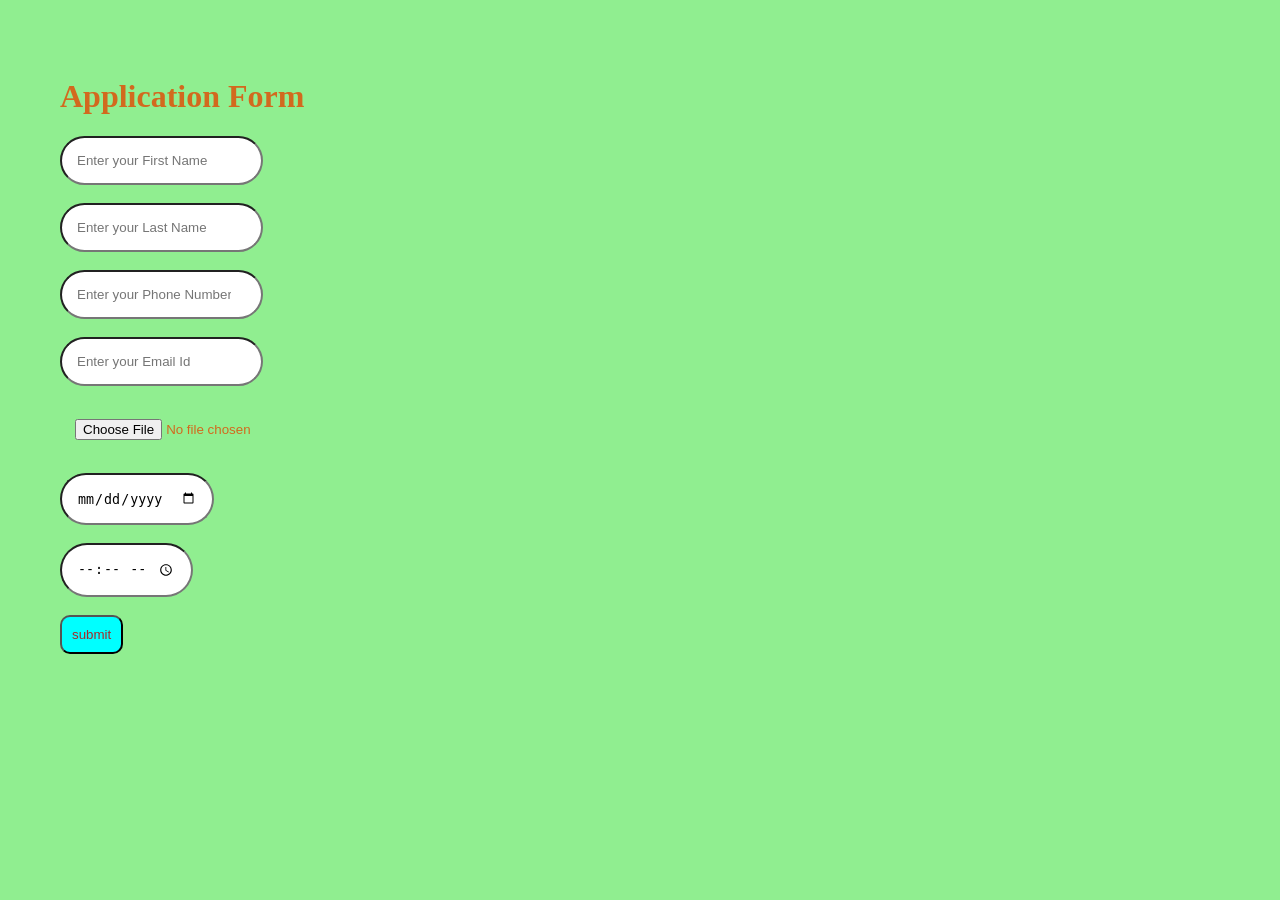
<file: css_daily_task/day_1_css_task_1/index.html>
<html>
<head>
<title>form</title>
<link rel="stylesheet" href="style.css">
</head>
	<body>
		<form>
		<div class="one">
			<h1> Application Form</h1>
<input type="text" id="fname" name="fname" placeholder="Enter your First Name"><br><br>
<input type="text" id="lname" name="lname" placeholder="Enter your Last Name"><br><br>
<input type="number" id="phone" name="phone" placeholder="Enter your Phone Number"><br><br>
<input type="email" id="emailid" name="emailid" placeholder="Enter your Email Id" required><br><br>
<input type="file" id="upload" name="upload" placeholder="Enter your File Upload"><br><br>
<input type="date" id="date" name="date" placeholder="Enter your Date"><br><br>
<input type="time" id="time" name="time" placeholder="Enter your Time"><br><br>
<button>submit</button>

</div>
		</form>
	</body>
	</html>
</file>
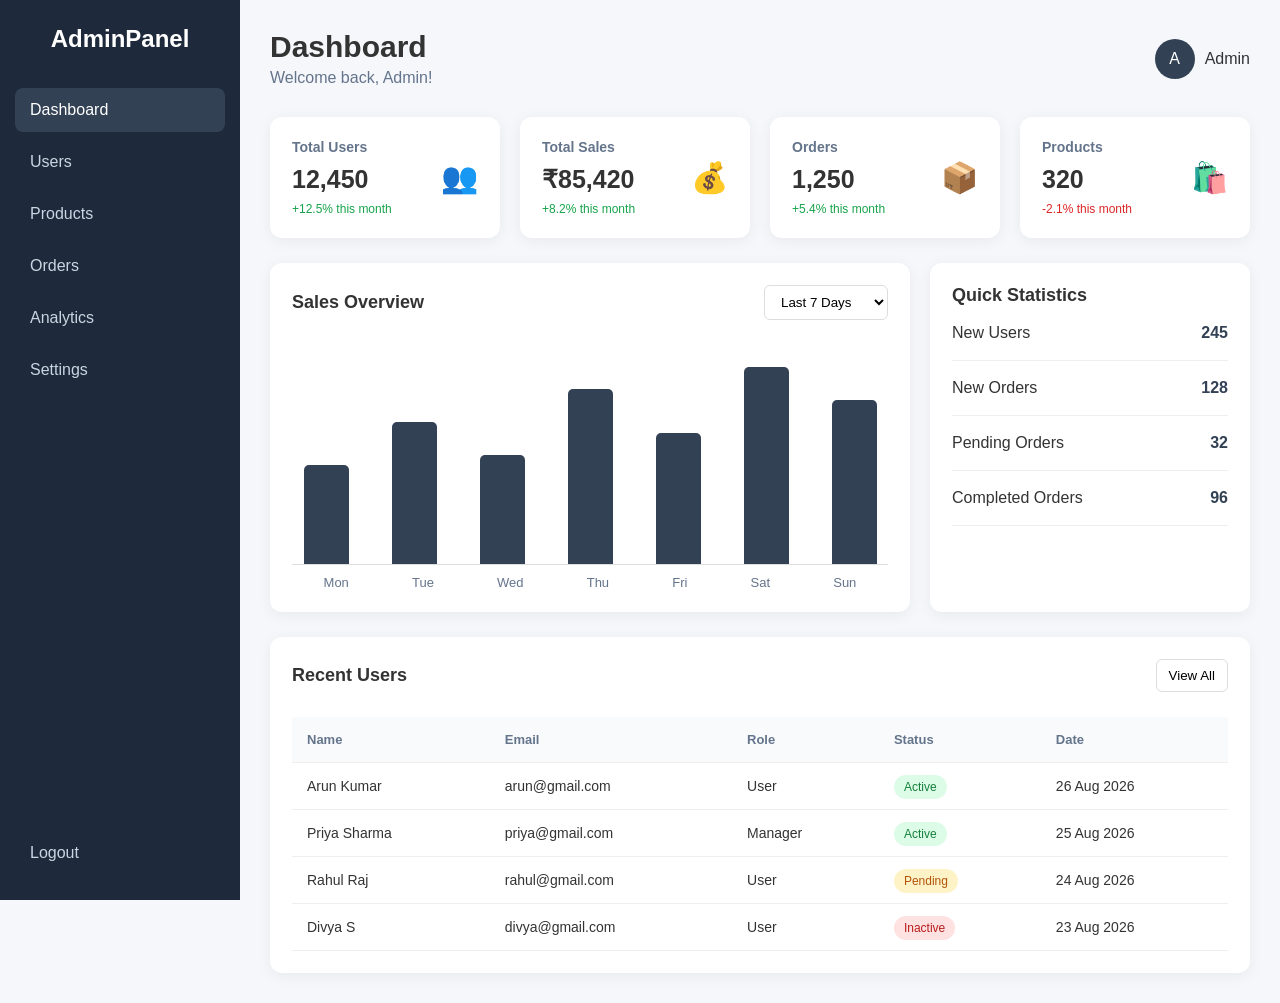
<file: css_daily_task/day_8_css_task_8/index.html>
<!DOCTYPE html>
<html lang="en">
<head>
    <meta charset="UTF-8">
    <meta name="viewport" content="width=device-width, initial-scale=1.0">
    <title>Admin Dashboard</title>
    <link rel="stylesheet" href="style.css">
</head>
<body>

    <div class="dashboard">

        <!-- Sidebar -->
        <aside class="sidebar">
            <h2>AdminPanel</h2>

            <nav>
                <a href="#" class="active">Dashboard</a>
                <a href="#">Users</a>
                <a href="#">Products</a>
                <a href="#">Orders</a>
                <a href="#">Analytics</a>
                <a href="#">Settings</a>
            </nav>

            <a href="#" class="logout">Logout</a>
        </aside>

        <!-- Main Content -->
        <main class="main-content">

            <!-- Header -->
            <header class="header">
                <div>
                    <h1>Dashboard</h1>
                    <p>Welcome back, Admin!</p>
                </div>

                <div class="profile">
                    <div class="avatar">A</div>
                    <span>Admin</span>
                </div>
            </header>

            <!-- Statistics Cards -->
            <section class="stats">

                <div class="card">
                    <div>
                        <h3>Total Users</h3>
                        <h2>12,450</h2>
                        <p class="success">+12.5% this month</p>
                    </div>
                    <span class="icon">👥</span>
                </div>

                <div class="card">
                    <div>
                        <h3>Total Sales</h3>
                        <h2>₹85,420</h2>
                        <p class="success">+8.2% this month</p>
                    </div>
                    <span class="icon">💰</span>
                </div>

                <div class="card">
                    <div>
                        <h3>Orders</h3>
                        <h2>1,250</h2>
                        <p class="success">+5.4% this month</p>
                    </div>
                    <span class="icon">📦</span>
                </div>

                <div class="card">
                    <div>
                        <h3>Products</h3>
                        <h2>320</h2>
                        <p class="danger">-2.1% this month</p>
                    </div>
                    <span class="icon">🛍️</span>
                </div>

            </section>

            <!-- Content Grid -->
            <section class="content-grid">

                <!-- Sales Overview -->
                <div class="panel sales-panel">
                    <div class="panel-header">
                        <h2>Sales Overview</h2>
                        <select>
                            <option>Last 7 Days</option>
                            <option>Last 30 Days</option>
                            <option>Last Year</option>
                        </select>
                    </div>

                    <div class="chart">
                        <div class="bar" style="height: 45%"></div>
                        <div class="bar" style="height: 65%"></div>
                        <div class="bar" style="height: 50%"></div>
                        <div class="bar" style="height: 80%"></div>
                        <div class="bar" style="height: 60%"></div>
                        <div class="bar" style="height: 90%"></div>
                        <div class="bar" style="height: 75%"></div>
                    </div>

                    <div class="days">
                        <span>Mon</span>
                        <span>Tue</span>
                        <span>Wed</span>
                        <span>Thu</span>
                        <span>Fri</span>
                        <span>Sat</span>
                        <span>Sun</span>
                    </div>
                </div>

                <!-- Quick Stats -->
                <div class="panel">
                    <h2>Quick Statistics</h2>

                    <div class="quick-stat">
                        <span>New Users</span>
                        <strong>245</strong>
                    </div>

                    <div class="quick-stat">
                        <span>New Orders</span>
                        <strong>128</strong>
                    </div>

                    <div class="quick-stat">
                        <span>Pending Orders</span>
                        <strong>32</strong>
                    </div>

                    <div class="quick-stat">
                        <span>Completed Orders</span>
                        <strong>96</strong>
                    </div>
                </div>

            </section>

            <!-- Recent Users -->
            <section class="panel table-panel">

                <div class="panel-header">
                    <h2>Recent Users</h2>
                    <button>View All</button>
                </div>

                <div class="table-container">
                    <table>
                        <thead>
                            <tr>
                                <th>Name</th>
                                <th>Email</th>
                                <th>Role</th>
                                <th>Status</th>
                                <th>Date</th>
                            </tr>
                        </thead>

                        <tbody>
                            <tr>
                                <td>Arun Kumar</td>
                                <td>arun@gmail.com</td>
                                <td>User</td>
                                <td><span class="status active-status">Active</span></td>
                                <td>26 Aug 2026</td>
                            </tr>

                            <tr>
                                <td>Priya Sharma</td>
                                <td>priya@gmail.com</td>
                                <td>Manager</td>
                                <td><span class="status active-status">Active</span></td>
                                <td>25 Aug 2026</td>
                            </tr>

                            <tr>
                                <td>Rahul Raj</td>
                                <td>rahul@gmail.com</td>
                                <td>User</td>
                                <td><span class="status pending-status">Pending</span></td>
                                <td>24 Aug 2026</td>
                            </tr>

                            <tr>
                                <td>Divya S</td>
                                <td>divya@gmail.com</td>
                                <td>User</td>
                                <td><span class="status inactive-status">Inactive</span></td>
                                <td>23 Aug 2026</td>
                            </tr>
                        </tbody>
                    </table>
                </div>

            </section>

        </main>
    </div>

</body>
</html>
</file>
<file: css_daily_task/day_1_css_task_1/style.css>
body{
		background-color: lightgreen;
		color: chocolate;
		font-family: "Font Name", fallback-font, generic-family;
		margin-left: 40px;
		border-width: 2px;
		border-color: cornflowerblue;
		border: 10px;
		padding: 10px;
	}

	h1{
		margin-top: 50px;
	}

	input{
		border-radius: 50px;
		padding: 15px;
	}

	button{
		background-color: aqua;
		color: brown;
		padding: 10px;
		border-radius: 10px;
	}

	.one{
			
		border-color: black;
		border: 10px;
		padding: 10px;
		height: 10px;
		width: 100x;
	
	}
</file>
<file: css_daily_task/day_8_css_task_8/style.css>
* {
    margin: 0;
    padding: 0;
    box-sizing: border-box;
    font-family: Arial, sans-serif;
}

body {
    background: #f5f7fb;
    color: #333;
}

/* Dashboard */

.dashboard {
    display: flex;
    min-height: 100vh;
}

/* Sidebar */

.sidebar {
    width: 240px;
    background: #1e293b;
    color: white;
    padding: 25px 15px;
    position: fixed;
    height: 100vh;
}

.sidebar h2 {
    text-align: center;
    margin-bottom: 35px;
}

.sidebar nav {
    display: flex;
    flex-direction: column;
    gap: 8px;
}

.sidebar a {
    text-decoration: none;
    color: #cbd5e1;
    padding: 13px 15px;
    border-radius: 8px;
    transition: 0.3s;
}

.sidebar a:hover,
.sidebar a.active {
    background: #334155;
    color: white;
}

.logout {
    position: absolute;
    bottom: 25px;
    left: 15px;
    right: 15px;
}

/* Main Content */

.main-content {
    margin-left: 240px;
    padding: 30px;
    width: calc(100% - 240px);
}

/* Header */

.header {
    display: flex;
    justify-content: space-between;
    align-items: center;
    margin-bottom: 30px;
}

.header h1 {
    font-size: 30px;
}

.header p {
    color: #64748b;
    margin-top: 5px;
}

.profile {
    display: flex;
    align-items: center;
    gap: 10px;
}

.avatar {
    width: 40px;
    height: 40px;
    background: #334155;
    color: white;
    border-radius: 50%;
    display: flex;
    align-items: center;
    justify-content: center;
}

/* Statistics */

.stats {
    display: grid;
    grid-template-columns: repeat(4, 1fr);
    gap: 20px;
    margin-bottom: 25px;
}

.card {
    background: white;
    padding: 22px;
    border-radius: 12px;
    box-shadow: 0 3px 15px rgba(0, 0, 0, 0.06);
    display: flex;
    justify-content: space-between;
    align-items: center;
}

.card h3 {
    color: #64748b;
    font-size: 14px;
    margin-bottom: 10px;
}

.card h2 {
    font-size: 25px;
    margin-bottom: 8px;
}

.icon {
    font-size: 30px;
}

.success {
    color: #16a34a;
    font-size: 12px;
}

.danger {
    color: #dc2626;
    font-size: 12px;
}

/* Content Grid */

.content-grid {
    display: grid;
    grid-template-columns: 2fr 1fr;
    gap: 20px;
    margin-bottom: 25px;
}

.panel {
    background: white;
    padding: 22px;
    border-radius: 12px;
    box-shadow: 0 3px 15px rgba(0, 0, 0, 0.06);
}

.panel h2 {
    font-size: 18px;
}

/* Panel Header */

.panel-header {
    display: flex;
    justify-content: space-between;
    align-items: center;
    margin-bottom: 25px;
}

.panel-header select,
.panel-header button {
    padding: 8px 12px;
    border: 1px solid #ddd;
    border-radius: 6px;
    background: white;
    cursor: pointer;
}

/* Chart */

.chart {
    height: 220px;
    display: flex;
    align-items: end;
    justify-content: space-around;
    gap: 20px;
    border-bottom: 1px solid #ddd;
}

.bar {
    width: 45px;
    background: #334155;
    border-radius: 5px 5px 0 0;
    transition: 0.3s;
}

.bar:hover {
    transform: scaleY(1.05);
}

.days {
    display: flex;
    justify-content: space-around;
    padding-top: 10px;
    color: #64748b;
    font-size: 13px;
}

/* Quick Statistics */

.quick-stat {
    display: flex;
    justify-content: space-between;
    padding: 18px 0;
    border-bottom: 1px solid #eee;
}

.quick-stat strong {
    color: #334155;
}

/* Table */

.table-panel {
    overflow: hidden;
}

.table-container {
    overflow-x: auto;
}

table {
    width: 100%;
    border-collapse: collapse;
}

th,
td {
    text-align: left;
    padding: 15px;
    border-bottom: 1px solid #eee;
}

th {
    background: #f8fafc;
    color: #64748b;
    font-size: 13px;
}

td {
    font-size: 14px;
}

.status {
    padding: 5px 10px;
    border-radius: 20px;
    font-size: 12px;
}

.active-status {
    background: #dcfce7;
    color: #15803d;
}

.pending-status {
    background: #fef3c7;
    color: #b45309;
}

.inactive-status {
    background: #fee2e2;
    color: #b91c1c;
}

/* Responsive */

@media (max-width: 1000px) {

    .stats {
        grid-template-columns: repeat(2, 1fr);
    }

    .content-grid {
        grid-template-columns: 1fr;
    }
}

@media (max-width: 700px) {

    .sidebar {
        width: 70px;
        padding: 20px 8px;
    }

    .sidebar h2 {
        font-size: 0;
    }

    .sidebar h2::after {
        content: "A";
        font-size: 25px;
    }

    .sidebar a {
        font-size: 0;
        text-align: center;
    }

    .sidebar a::first-letter {
        font-size: 20px;
    }

    .main-content {
        margin-left: 70px;
        width: calc(100% - 70px);
        padding: 20px;
    }

    .stats {
        grid-template-columns: 1fr;
    }

    .header {
        align-items: flex-start;
    }

    .profile span {
        display: none;
    }
}
</file>
